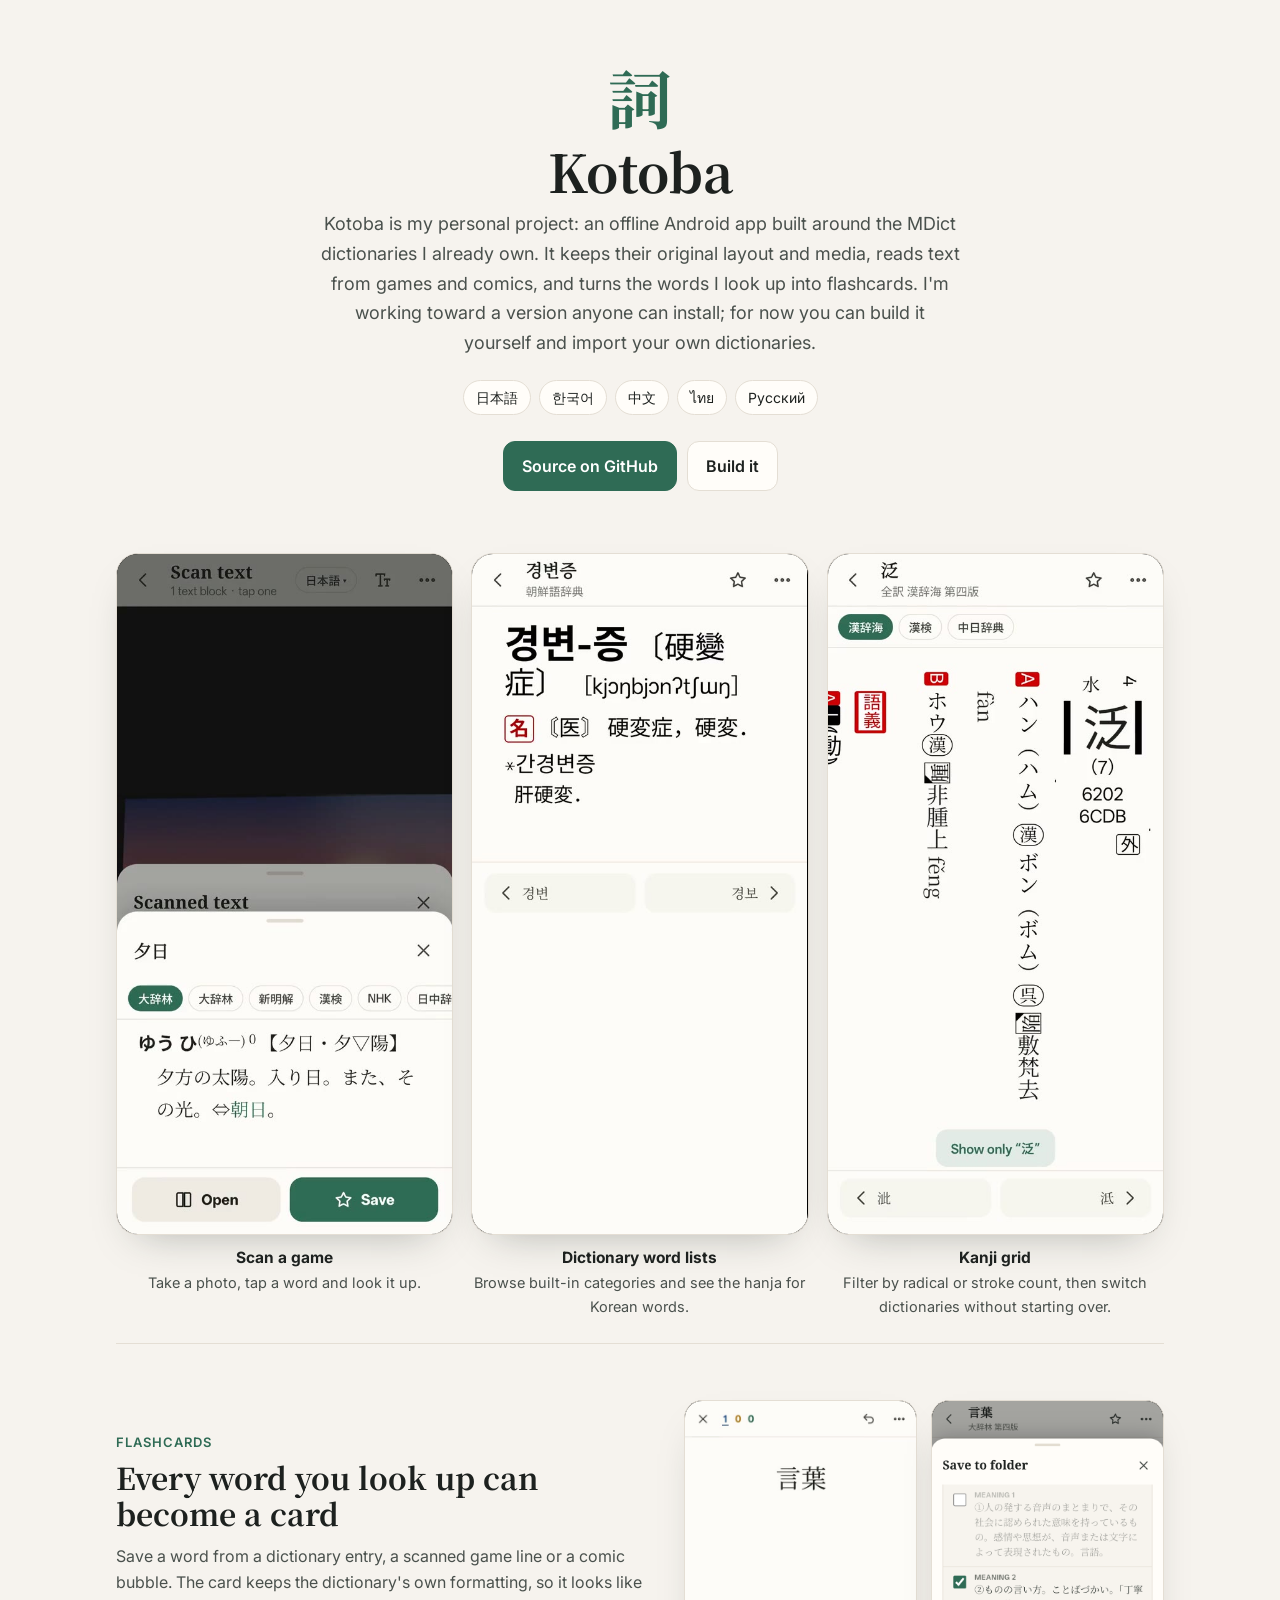
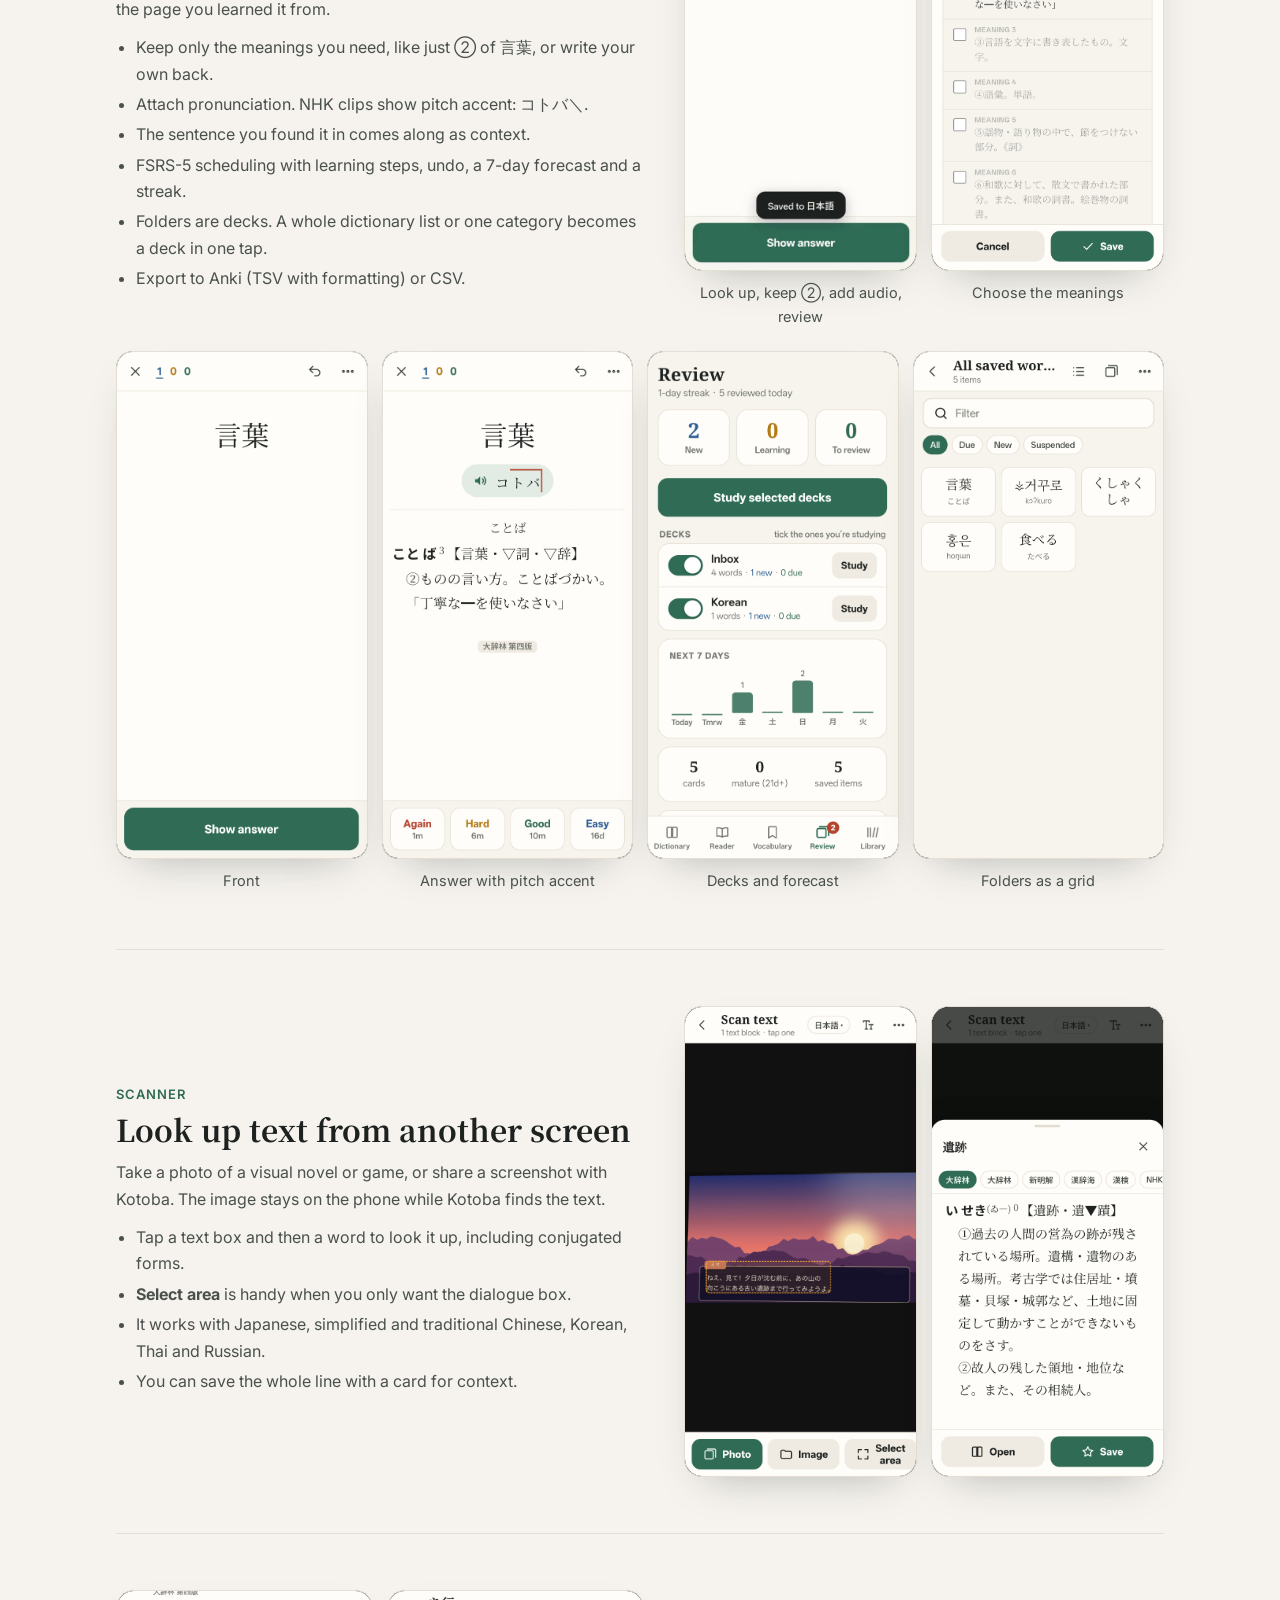
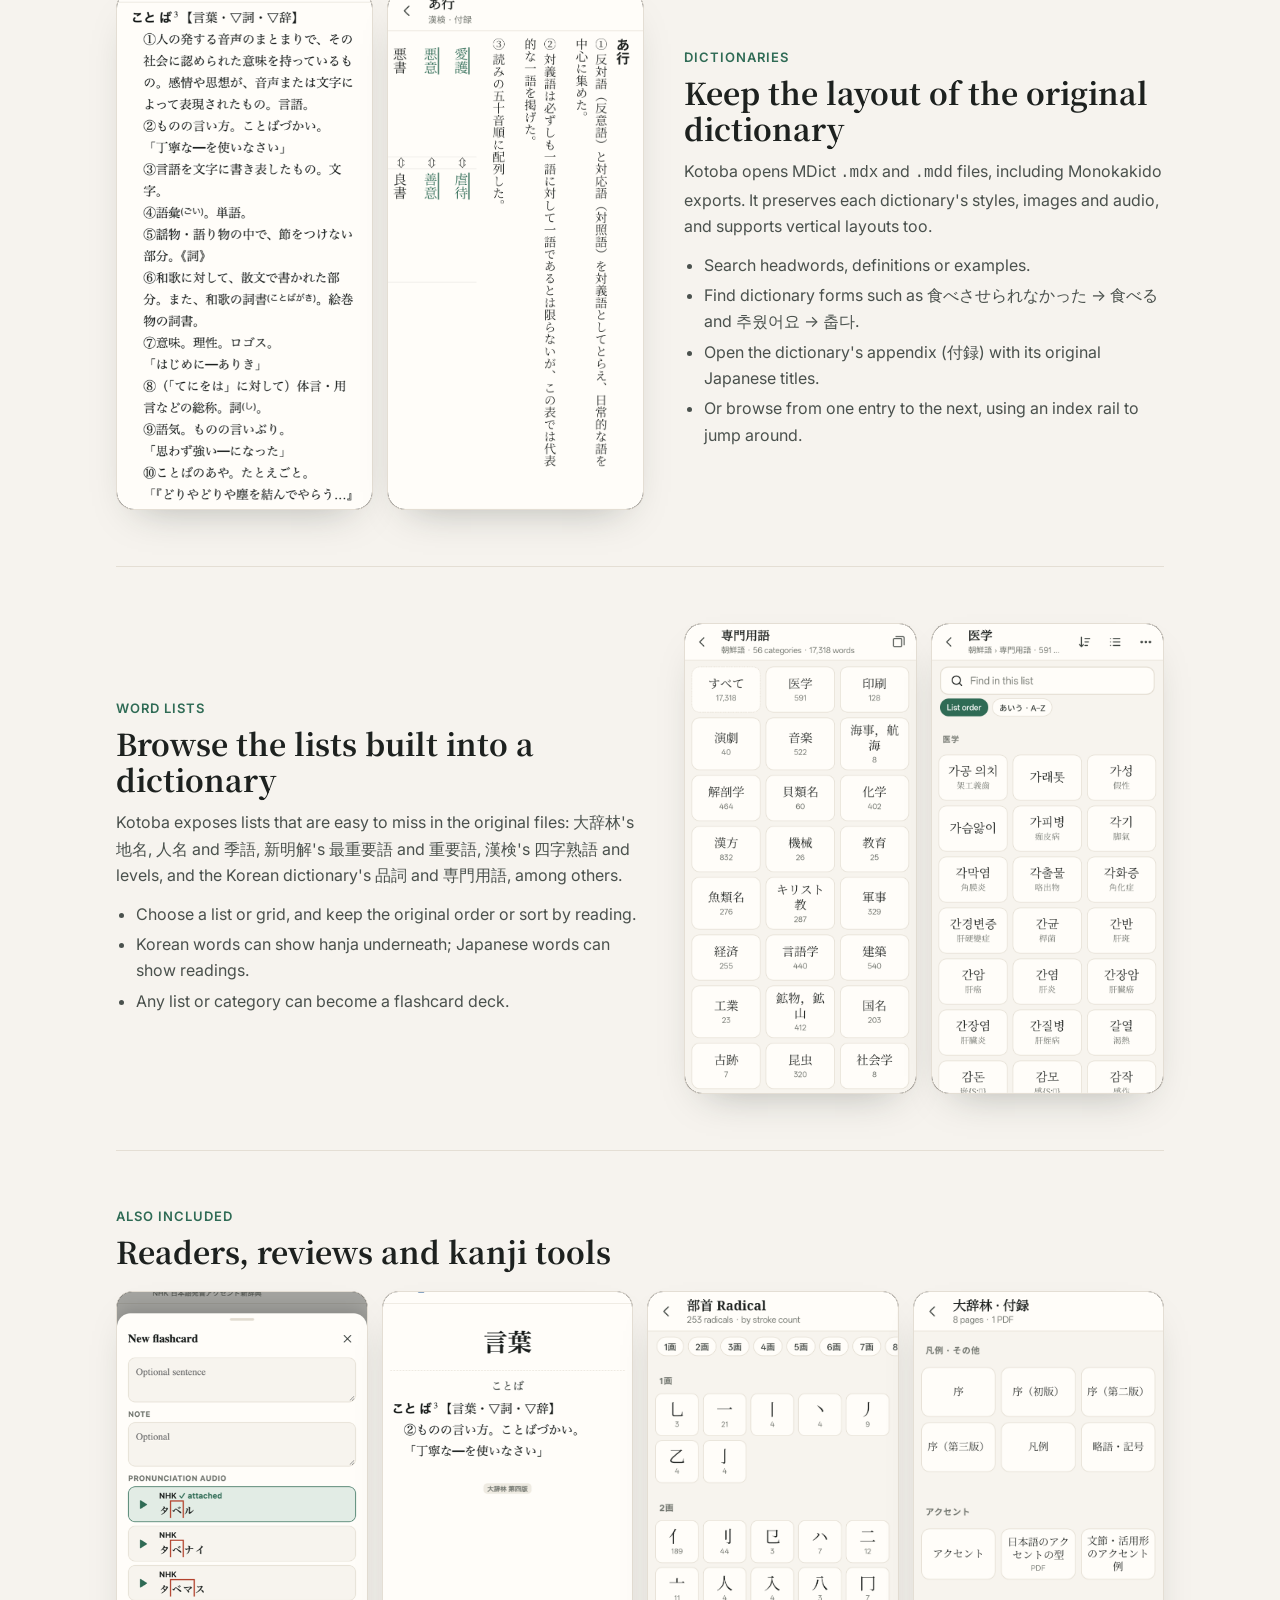
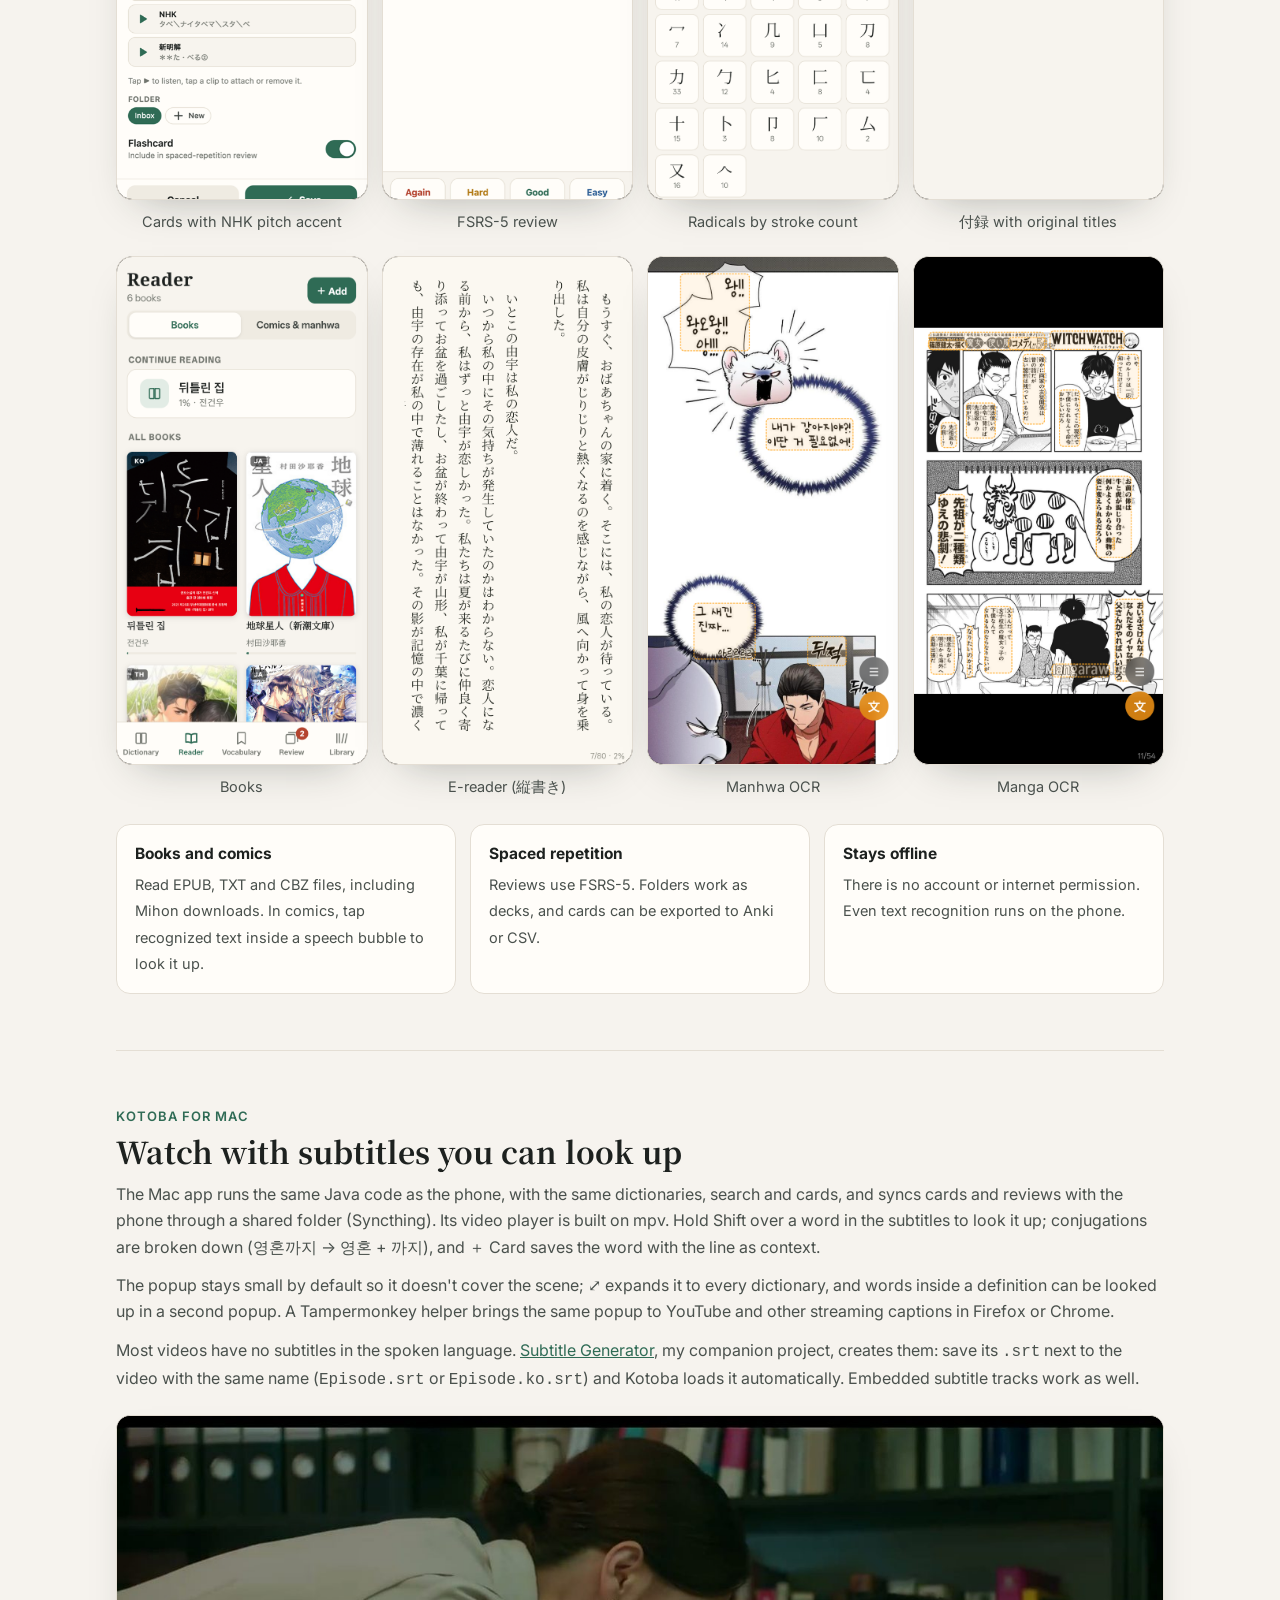
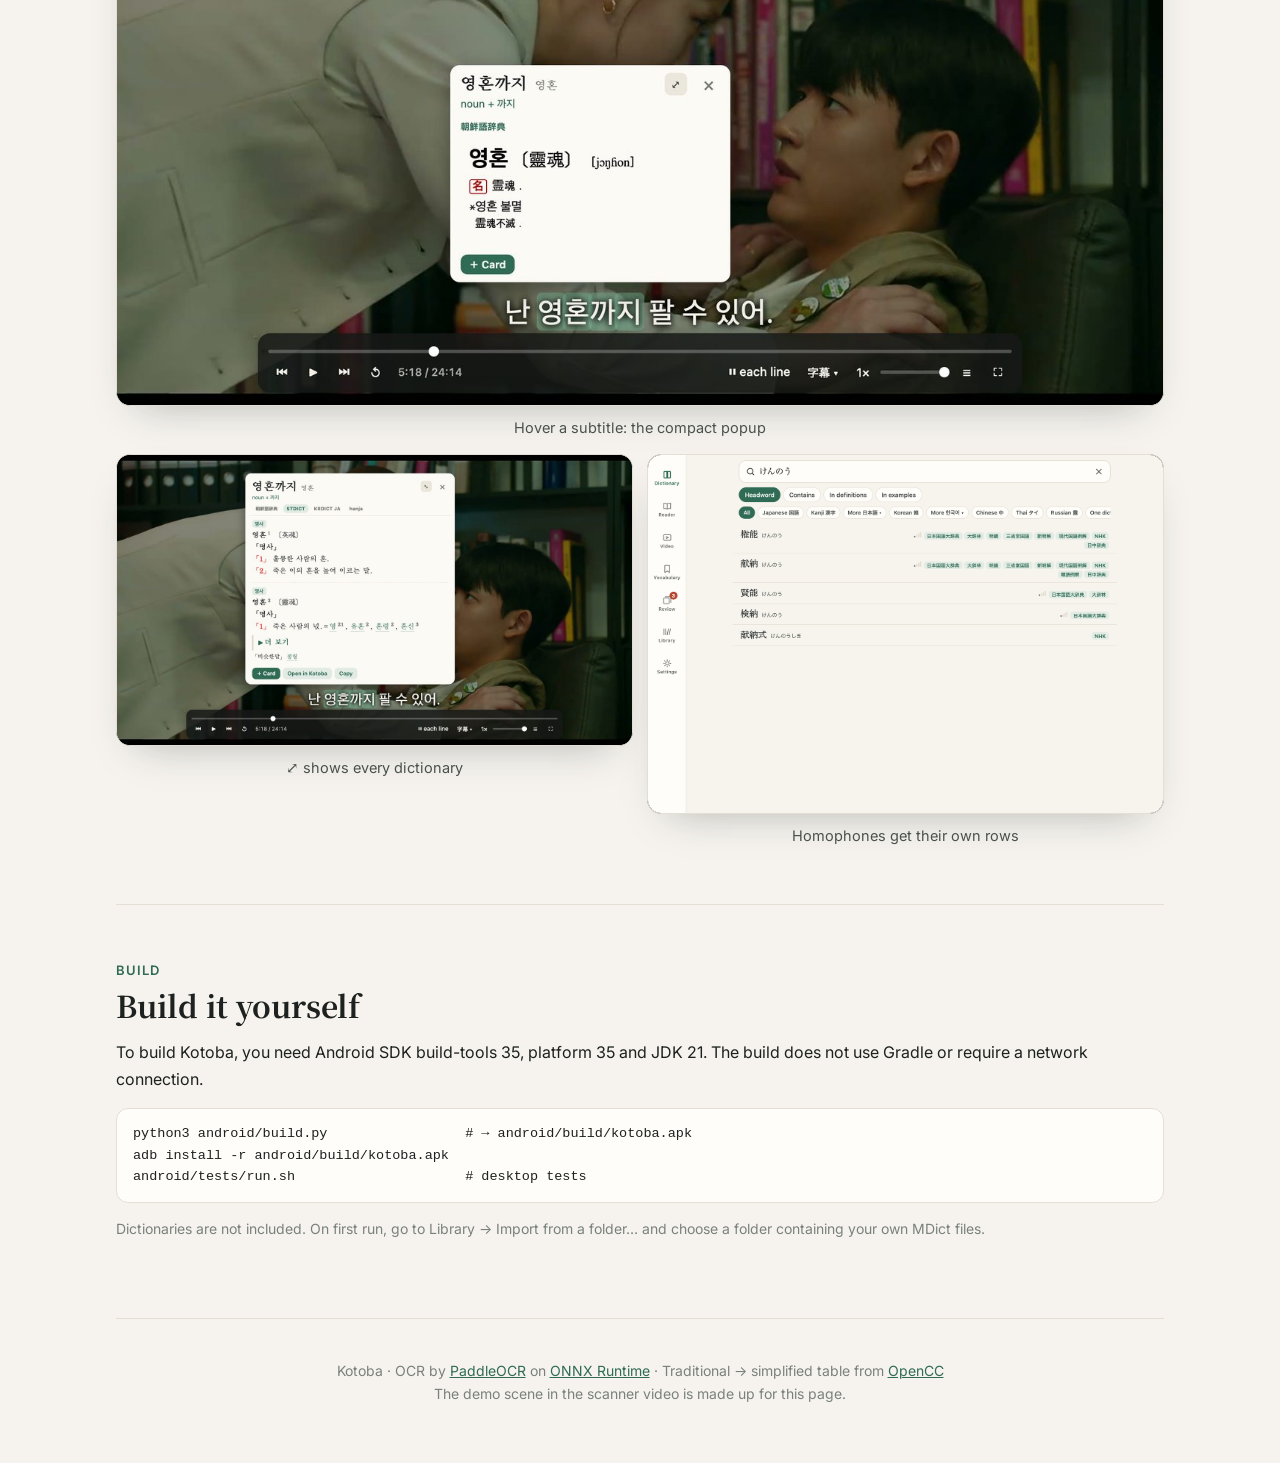
<file: docs/index.html>
<!doctype html>
<html lang="en">
<head>
<meta charset="utf-8">
<meta name="viewport" content="width=device-width,initial-scale=1">
<title>Kotoba 詞 · Offline dictionary and flashcards</title>
<meta name="description" content="A private, offline Android app for reading MDict dictionaries, looking up text in books and comics, and making flashcards.">
<meta property="og:title" content="Kotoba 詞">
<meta property="og:description" content="An offline MDict reader, scanner and flashcard app for Android.">
<meta property="og:image" content="images/scan-lookup.png">
<link rel="preconnect" href="https://fonts.googleapis.com"><link rel="preconnect" href="https://fonts.gstatic.com" crossorigin>
<link href="https://fonts.googleapis.com/css2?family=Noto+Serif+JP:wght@500;700&family=Inter:wght@400;500;600&display=swap" rel="stylesheet">
<style>
:root{--bg:#f6f3ee;--surface:#fffdf9;--ink:#1d211f;--ink2:#4a514d;--muted:#7a817c;--line:#e4ded4;--accent:#2f6b55;--accent-soft:#e3eee8;--on-accent:#fff;--shadow:0 18px 40px -22px rgba(30,40,35,.35)}
@media (prefers-color-scheme:dark){:root:not([data-theme="light"]){--bg:#141816;--surface:#1c211e;--ink:#e9ece9;--ink2:#bcc4bf;--muted:#8c958f;--line:#2c332f;--accent:#7cc3a4;--accent-soft:#1f3129;--on-accent:#0f1a15;--shadow:0 18px 40px -22px rgba(0,0,0,.8)}}
:root[data-theme="dark"]{--bg:#141816;--surface:#1c211e;--ink:#e9ece9;--ink2:#bcc4bf;--muted:#8c958f;--line:#2c332f;--accent:#7cc3a4;--accent-soft:#1f3129;--on-accent:#0f1a15}
*{box-sizing:border-box}
html{-webkit-text-size-adjust:100%}
body{margin:0;background:var(--bg);color:var(--ink);font:16px/1.65 Inter,system-ui,sans-serif}
a{color:var(--accent)}
.wrap{max-width:1080px;margin:0 auto;padding:0 16px}
header.hero{padding:64px 0 36px;text-align:center}
.mark{font:700 64px/1 "Noto Serif JP",serif;color:var(--accent)}
h1{font:700 clamp(34px,6vw,52px)/1.1 "Noto Serif JP",serif;margin:14px 0 10px;letter-spacing:-.01em}
.lede{max-width:640px;margin:0 auto;color:var(--ink2);font-size:18px}
.langs{display:flex;flex-wrap:wrap;gap:8px;justify-content:center;margin:22px 0 0;padding:0;list-style:none}
.langs li{padding:5px 12px;border:1px solid var(--line);border-radius:999px;background:var(--surface);font-size:14px}
.cta{display:flex;gap:10px;justify-content:center;flex-wrap:wrap;margin-top:26px}
.btn{display:inline-flex;align-items:center;gap:8px;padding:11px 18px;border-radius:12px;font-weight:600;text-decoration:none;border:1px solid var(--line);background:var(--surface);color:var(--ink)}
.btn.primary{background:var(--accent);border-color:var(--accent);color:var(--on-accent)}
.videos{display:grid;grid-template-columns:repeat(3,minmax(0,1fr));gap:18px;margin:26px 0 12px}
figure{margin:0}
.phone{border-radius:22px;overflow:hidden;background:#000;box-shadow:var(--shadow);border:1px solid var(--line);aspect-ratio:540/1092}
.phone video,.phone img{display:block;width:100%;height:100%;object-fit:cover}
figcaption{margin-top:10px;font-size:14.5px;color:var(--ink2);text-align:center}
figcaption b{display:block;color:var(--ink);font-size:15.5px}
section{padding:56px 0 8px;border-top:1px solid var(--line);margin-top:48px}
section:first-of-type{margin-top:24px}
.feature{display:grid;grid-template-columns:1.1fr 1fr;gap:40px;align-items:center}
.feature.flip .text{order:2}
h2{font:700 30px/1.2 "Noto Serif JP",serif;margin:0 0 12px}
h2 small{display:block;font:600 13px/1.4 Inter,sans-serif;letter-spacing:.08em;text-transform:uppercase;color:var(--accent);margin-bottom:8px}
.text p{color:var(--ink2);margin:0 0 12px}
.text ul{margin:0;padding-left:20px;color:var(--ink2)}
.text li{margin:4px 0}
.shots{display:grid;grid-template-columns:repeat(2,minmax(0,1fr));gap:14px}
.shots .phone{border-radius:18px}
.grid4{display:grid;grid-template-columns:repeat(4,minmax(0,1fr));gap:14px;margin-top:22px}
.grid4 .phone{border-radius:16px}
.facts{display:grid;grid-template-columns:repeat(3,minmax(0,1fr));gap:14px;margin-top:10px}
.fact{background:var(--surface);border:1px solid var(--line);border-radius:14px;padding:16px 18px}
.fact b{display:block;font-size:15.5px;margin-bottom:4px}
.fact span{color:var(--ink2);font-size:14.5px}
.screen{border-radius:14px;overflow:hidden;box-shadow:var(--shadow);border:1px solid var(--line);background:#000}
.screen img{display:block;width:100%;height:auto}
.mac-wide{margin-top:22px}
.mac-two{display:grid;grid-template-columns:repeat(2,minmax(0,1fr));gap:14px;margin-top:14px}
pre{background:var(--surface);border:1px solid var(--line);border-radius:12px;padding:14px 16px;overflow-x:auto;font:13.5px/1.6 ui-monospace,SFMono-Regular,Menlo,monospace}
.note{font-size:14px;color:var(--muted)}
footer{padding:40px 0 60px;color:var(--muted);font-size:14px;text-align:center;border-top:1px solid var(--line);margin-top:56px}
@media (max-width:820px){
  .videos{grid-template-columns:1fr;max-width:340px;margin-left:auto;margin-right:auto}
  .feature{grid-template-columns:1fr;gap:22px}
  .mac-two{grid-template-columns:1fr}
  .feature.flip .text{order:0}
  .grid4{grid-template-columns:repeat(2,minmax(0,1fr))}
  .facts{grid-template-columns:1fr}
  header.hero{padding-top:44px}
}
</style>
</head>
<body>
<div class="wrap">
  <header class="hero">
    <div class="mark">詞</div>
    <h1>Kotoba</h1>
    <p class="lede">Kotoba is my personal project: an offline Android app built around the MDict dictionaries I already own. It keeps their original layout and media, reads text from games and comics, and turns the words I look up into flashcards. I'm working toward a version anyone can install; for now you can build it yourself and import your own dictionaries.</p>
    <ul class="langs"><li>日本語</li><li>한국어</li><li>中文</li><li>ไทย</li><li>Русский</li></ul>
    <div class="cta">
      <a class="btn primary" href="https://github.com/Leow210/kotoba">Source on GitHub</a>
      <a class="btn" href="#build">Build it</a>
    </div>
  </header>

  <div class="videos">
    <figure><div class="phone"><video src="media/scan.mp4" poster="media/scan-poster.jpg" autoplay muted loop playsinline preload="metadata"></video></div>
      <figcaption><b>Scan a game</b>Take a photo, tap a word and look it up.</figcaption></figure>
    <figure><div class="phone"><video src="media/lists.mp4" poster="media/lists-poster.jpg" autoplay muted loop playsinline preload="metadata"></video></div>
      <figcaption><b>Dictionary word lists</b>Browse built-in categories and see the hanja for Korean words.</figcaption></figure>
    <figure><div class="phone"><video src="media/kanji.mp4" poster="media/kanji-poster.jpg" autoplay muted loop playsinline preload="metadata"></video></div>
      <figcaption><b>Kanji grid</b>Filter by radical or stroke count, then switch dictionaries without starting over.</figcaption></figure>
  </div>

  <section id="flashcards">
    <div class="feature">
      <div class="text">
        <h2><small>Flashcards</small>Every word you look up can become a card</h2>
        <p>Save a word from a dictionary entry, a scanned game line or a comic bubble. The card keeps the dictionary's own formatting, so it looks like the page you learned it from.</p>
        <ul>
          <li>Keep only the meanings you need, like just ② of 言葉, or write your own back.</li>
          <li>Attach pronunciation. NHK clips show pitch accent: コトバ＼.</li>
          <li>The sentence you found it in comes along as context.</li>
          <li>FSRS-5 scheduling with learning steps, undo, a 7-day forecast and a streak.</li>
          <li>Folders are decks. A whole dictionary list or one category becomes a deck in one tap.</li>
          <li>Export to Anki (TSV with formatting) or CSV.</li>
        </ul>
      </div>
      <div class="shots">
        <figure><div class="phone"><video src="media/cards.mp4" poster="media/cards-poster.jpg" autoplay muted loop playsinline preload="metadata"></video></div><figcaption>Look up, keep ②, add audio, review</figcaption></figure>
        <figure><div class="phone"><img src="images/card-meaning.png" alt="Choosing which meanings go on the card" loading="lazy"></div><figcaption>Choose the meanings</figcaption></figure>
      </div>
    </div>
    <div class="grid4">
      <figure><div class="phone"><img src="images/card-front.png" alt="The front of a flashcard" loading="lazy"></div><figcaption>Front</figcaption></figure>
      <figure><div class="phone"><img src="images/card-back.png" alt="The answer with NHK pitch accent" loading="lazy"></div><figcaption>Answer with pitch accent</figcaption></figure>
      <figure><div class="phone"><img src="images/review-home.png" alt="Decks, a streak and the 7-day forecast" loading="lazy"></div><figcaption>Decks and forecast</figcaption></figure>
      <figure><div class="phone"><img src="images/folder-grid.png" alt="A flashcard folder as a grid" loading="lazy"></div><figcaption>Folders as a grid</figcaption></figure>
    </div>
  </section>

  <section>
    <div class="feature">
      <div class="text">
        <h2><small>Scanner</small>Look up text from another screen</h2>
        <p>Take a photo of a visual novel or game, or share a screenshot with Kotoba. The image stays on the phone while Kotoba finds the text.</p>
        <ul>
          <li>Tap a text box and then a word to look it up, including conjugated forms.</li>
          <li><b>Select area</b> is handy when you only want the dialogue box.</li>
          <li>It works with Japanese, simplified and traditional Chinese, Korean, Thai and Russian.</li>
          <li>You can save the whole line with a card for context.</li>
        </ul>
      </div>
      <div class="shots">
        <div class="phone"><img src="images/scan.png" alt="A photo of a game screen with its text box outlined" loading="lazy"></div>
        <div class="phone"><img src="images/scan-lookup.png" alt="The word 遺跡 looked up from the scanned text" loading="lazy"></div>
      </div>
    </div>
  </section>

  <section>
    <div class="feature flip">
      <div class="text">
        <h2><small>Dictionaries</small>Keep the layout of the original dictionary</h2>
        <p>Kotoba opens MDict <code>.mdx</code> and <code>.mdd</code> files, including Monokakido exports. It preserves each dictionary's styles, images and audio, and supports vertical layouts too.</p>
        <ul>
          <li>Search headwords, definitions or examples.</li>
          <li>Find dictionary forms such as 食べさせられなかった → 食べる and 추웠어요 → 춥다.</li>
          <li>Open the dictionary's appendix (付録) with its original Japanese titles.</li>
          <li>Or browse from one entry to the next, using an index rail to jump around.</li>
        </ul>
      </div>
      <div class="shots">
        <div class="phone"><img src="images/entry.png" alt="A dictionary entry in its original styling" loading="lazy"></div>
        <div class="phone"><img src="images/furoku-vertical.png" alt="A vertical appendix page" loading="lazy"></div>
      </div>
    </div>
  </section>

  <section>
    <div class="feature">
      <div class="text">
        <h2><small>Word lists</small>Browse the lists built into a dictionary</h2>
        <p>Kotoba exposes lists that are easy to miss in the original files: 大辞林's 地名, 人名 and 季語, 新明解's 最重要語 and 重要語, 漢検's 四字熟語 and levels, and the Korean dictionary's 品詞 and 専門用語, among others.</p>
        <ul>
          <li>Choose a list or grid, and keep the original order or sort by reading.</li>
          <li>Korean words can show hanja underneath; Japanese words can show readings.</li>
          <li>Any list or category can become a flashcard deck.</li>
        </ul>
      </div>
      <div class="shots">
        <div class="phone"><img src="images/categories.png" alt="Categories of a Korean word list with word counts" loading="lazy"></div>
        <div class="phone"><img src="images/hanja-grid.png" alt="Korean words with hanja underneath" loading="lazy"></div>
      </div>
    </div>
  </section>

  <section>
    <h2><small>Also included</small>Readers, reviews and kanji tools</h2>
    <div class="grid4">
      <figure><div class="phone"><img src="images/card-audio.png" alt="A flashcard with NHK pitch-accent audio" loading="lazy"></div><figcaption>Cards with NHK pitch accent</figcaption></figure>
      <figure><div class="phone"><img src="images/review.png" alt="The review screen" loading="lazy"></div><figcaption>FSRS-5 review</figcaption></figure>
      <figure><div class="phone"><img src="images/radicals.png" alt="Radicals grouped by stroke count" loading="lazy"></div><figcaption>Radicals by stroke count</figcaption></figure>
      <figure><div class="phone"><img src="images/furoku.png" alt="A dictionary's appendix pages" loading="lazy"></div><figcaption>付録 with original titles</figcaption></figure>
    </div>
    <div class="grid4">
      <figure><div class="phone"><img src="images/library-books.png" alt="The book shelf" loading="lazy"></div><figcaption>Books</figcaption></figure>
      <figure><div class="phone"><img src="images/reader-book.png" alt="A Japanese novel in vertical text" loading="lazy"></div><figcaption>E-reader (縦書き)</figcaption></figure>
      <figure><div class="phone"><img src="images/comic-ocr.png" alt="Speech bubbles outlined in a manhwa" loading="lazy"></div><figcaption>Manhwa OCR</figcaption></figure>
      <figure><div class="phone"><img src="images/manga-ocr.png" alt="Vertical speech bubbles outlined in a manga" loading="lazy"></div><figcaption>Manga OCR</figcaption></figure>
    </div>
    <div class="facts" style="margin-top:26px">
      <div class="fact"><b>Books and comics</b><span>Read EPUB, TXT and CBZ files, including Mihon downloads. In comics, tap recognized text inside a speech bubble to look it up.</span></div>
      <div class="fact"><b>Spaced repetition</b><span>Reviews use FSRS-5. Folders work as decks, and cards can be exported to Anki or CSV.</span></div>
      <div class="fact"><b>Stays offline</b><span>There is no account or internet permission. Even text recognition runs on the phone.</span></div>
    </div>
  </section>

  <section id="mac">
    <h2><small>Kotoba for Mac</small>Watch with subtitles you can look up</h2>
    <div class="text">
      <p>The Mac app runs the same Java code as the phone, with the same dictionaries, search and cards, and syncs cards and reviews with the phone through a shared folder (Syncthing). Its video player is built on mpv. Hold Shift over a word in the subtitles to look it up; conjugations are broken down (영혼까지 → 영혼 + 까지), and ＋ Card saves the word with the line as context.</p>
      <p>The popup stays small by default so it doesn't cover the scene; ⤢ expands it to every dictionary, and words inside a definition can be looked up in a second popup. A Tampermonkey helper brings the same popup to YouTube and other streaming captions in Firefox or Chrome.</p>
      <p>Most videos have no subtitles in the spoken language. <a href="https://github.com/Leow210/Subtitle_Generator">Subtitle Generator</a>, my companion project, creates them: save its <code>.srt</code> next to the video with the same name (<code>Episode.srt</code> or <code>Episode.ko.srt</code>) and Kotoba loads it automatically. Embedded subtitle tracks work as well.</p>
    </div>
    <figure class="mac-wide"><div class="screen"><img src="images/mac-player.jpg" alt="A Korean drama paused on a subtitle, with a small popup explaining 영혼까지 as 영혼 + 까지" loading="lazy"></div><figcaption>Hover a subtitle: the compact popup</figcaption></figure>
    <div class="mac-two">
      <figure><div class="screen"><img src="images/mac-player-expanded.jpg" alt="The same popup expanded to show four dictionaries" loading="lazy"></div><figcaption>⤢ shows every dictionary</figcaption></figure>
      <figure><div class="screen"><img src="images/mac-search.png" alt="Search results for けんのう with a row for each word: 権能, 献納, 賢能, 検納" loading="lazy"></div><figcaption>Homophones get their own rows</figcaption></figure>
    </div>
  </section>

  <section id="build">
    <h2><small>Build</small>Build it yourself</h2>
    <p class="text">To build Kotoba, you need Android SDK build-tools 35, platform 35 and JDK 21. The build does not use Gradle or require a network connection.</p>
<pre>python3 android/build.py                 # → android/build/kotoba.apk
adb install -r android/build/kotoba.apk
android/tests/run.sh                     # desktop tests</pre>
    <p class="note">Dictionaries are not included. On first run, go to Library → Import from a folder… and choose a folder containing your own MDict files.</p>
  </section>

  <footer>
    Kotoba · OCR by <a href="https://github.com/PaddlePaddle/PaddleOCR">PaddleOCR</a> on <a href="https://github.com/microsoft/onnxruntime">ONNX Runtime</a> · Traditional → simplified table from <a href="https://github.com/BYVoid/OpenCC">OpenCC</a><br>
    The demo scene in the scanner video is made up for this page.
  </footer>
</div>
</body>
</html>
</file>
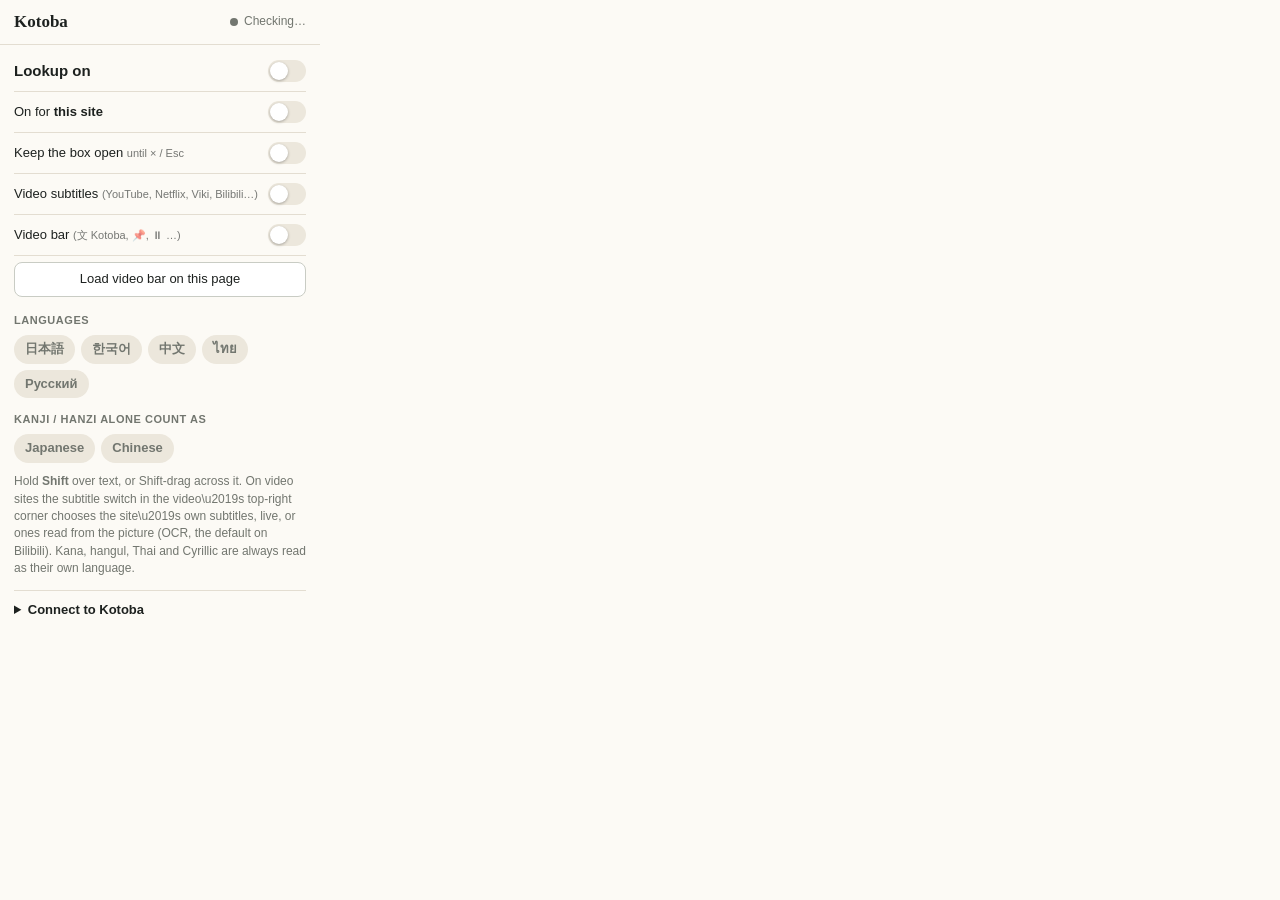
<file: desktop/extension/popup.html>
<!doctype html>
<html lang="en"><head><meta charset="utf-8"><meta name="viewport" content="width=device-width,initial-scale=1">
<link rel="stylesheet" href="popup.css"><title>Kotoba Lookup</title></head>
<body>
<header><b>Kotoba</b><span id="status" class="status" title=""><i></i><span id="status-text">Checking…</span></span></header>
<main>
  <label class="row big"><span>Lookup on</span><input type="checkbox" id="enabled" class="switch"></label>
  <label class="row"><span>On for <b id="host">this site</b></span><input type="checkbox" id="site" class="switch"></label>
  <label class="row"><span>Keep the box open <small>until × / Esc</small></span><input type="checkbox" id="stay" class="switch"></label>
  <label class="row"><span>Video subtitles <small>(YouTube, Netflix, Viki, Bilibili…)</small></span><input type="checkbox" id="video" class="switch"></label>
  <label class="row"><span>Video bar <small>(文 Kotoba, 📌, ⏸ …)</small></span><input type="checkbox" id="bar" class="switch"></label>
  <button id="loadvideo" class="wide">Load video bar on this page</button>
  <p class="hint" id="load-msg"></p>
  <h2>Languages</h2>
  <div class="chips" id="langs">
    <label><input type="checkbox" value="ja"><span>日本語</span></label>
    <label><input type="checkbox" value="ko"><span>한국어</span></label>
    <label><input type="checkbox" value="zh"><span>中文</span></label>
    <label><input type="checkbox" value="th"><span>ไทย</span></label>
    <label><input type="checkbox" value="ru"><span>Русский</span></label>
  </div>
  <h2>Kanji / hanzi alone count as</h2>
  <div class="seg" id="han"><label><input type="radio" name="han" value="ja"><span>Japanese</span></label><label><input type="radio" name="han" value="zh"><span>Chinese</span></label></div>
  <p class="hint">Hold <b>Shift</b> over text, or Shift-drag across it. On video sites the subtitle switch in the video\u2019s top-right corner chooses the site\u2019s own subtitles, live, or ones read from the picture (OCR, the default on Bilibili). Kana, hangul, Thai and Cyrillic are always read as their own language.</p>
  <details id="pair"><summary>Connect to Kotoba</summary>
    <p class="hint">In Kotoba for Mac open <b>Video › Browser extension code</b>, then paste it here.</p>
    <div class="paste"><input id="code" placeholder="kotoba:47823:…" spellcheck="false" autocomplete="off"><button id="connect">Connect</button></div>
    <p class="hint" id="pair-msg"></p>
  </details>
</main>
<script src="popup.js"></script>
</body></html>
</file>
<file: desktop/extension/popup.css>
:root{--bg:#fcfaf5;--ink:#1d211f;--muted:#72766f;--line:#e3ddd1;--chip:#ece7dc;--accent:#2f6b55;--accent-ink:#fff;--ok:#2f8a5f;--bad:#c0503b;color-scheme:light}
@media (prefers-color-scheme:dark){:root{--bg:#1c1f1c;--ink:#e6e5df;--muted:#a3a69e;--line:#2c302b;--chip:#2b2f2b;--accent:#3f8d6c;color-scheme:dark}}
*{box-sizing:border-box}
body{margin:0;width:320px;background:var(--bg);color:var(--ink);font:13px/1.45 -apple-system,BlinkMacSystemFont,sans-serif}
header{display:flex;align-items:center;justify-content:space-between;padding:12px 14px;border-bottom:1px solid var(--line)}
header b{font:600 17px "Hiragino Mincho ProN","Songti TC",serif}
.status{display:flex;align-items:center;gap:6px;color:var(--muted);font-size:12px}
.status i{width:8px;height:8px;border-radius:50%;background:var(--muted)}
.status.ok i{background:var(--ok)}.status.bad i{background:var(--bad)}
main{padding:6px 14px 14px}
.row{display:flex;align-items:center;justify-content:space-between;padding:9px 0;border-bottom:1px solid var(--line);cursor:pointer}
.row.big{font-size:15px;font-weight:600}
h2{margin:14px 0 6px;font-size:11px;letter-spacing:.05em;text-transform:uppercase;color:var(--muted);font-weight:600}
.switch{appearance:none;-webkit-appearance:none;width:38px;height:22px;border-radius:11px;background:var(--chip);position:relative;cursor:pointer;transition:background .15s;flex:none;margin:0}
.switch::after{content:"";position:absolute;left:2px;top:2px;width:18px;height:18px;border-radius:50%;background:#fff;box-shadow:0 1px 3px rgba(0,0,0,.3);transition:transform .15s}
.switch:checked{background:var(--accent)}.switch:checked::after{transform:translateX(16px)}
.switch:disabled{opacity:.45;cursor:default}
.chips,.seg{display:flex;flex-wrap:wrap;gap:6px}
.chips label,.seg label{cursor:pointer}
.chips input,.seg input{display:none}
.chips span,.seg span{display:block;padding:5px 11px;border-radius:999px;background:var(--chip);color:var(--muted);font-weight:600}
.chips input:checked+span,.seg input:checked+span{background:var(--accent);color:var(--accent-ink)}
.hint{color:var(--muted);font-size:12px;margin:10px 0 0}
details{margin-top:12px;border-top:1px solid var(--line);padding-top:10px}
summary{cursor:pointer;font-weight:600}
.paste{display:flex;gap:6px;margin-top:8px}
.paste input{flex:1;min-width:0;padding:6px 8px;border-radius:8px;border:1px solid var(--line);background:var(--bg);color:var(--ink);font:12px ui-monospace,monospace}
.paste button{border:0;border-radius:8px;background:var(--accent);color:var(--accent-ink);font-weight:600;padding:0 12px;cursor:pointer}

button.wide { width: 100%; margin: 6px 0 2px; padding: 7px 10px; border-radius: 8px; border: 1px solid #c9ccc4; background: #fff; color: inherit; font: inherit; cursor: pointer; }
@media (prefers-color-scheme: dark) { button.wide { background: #2a2f2c; border-color: #444; } }
small { opacity: .6; font-size: 11px; }
</file>
